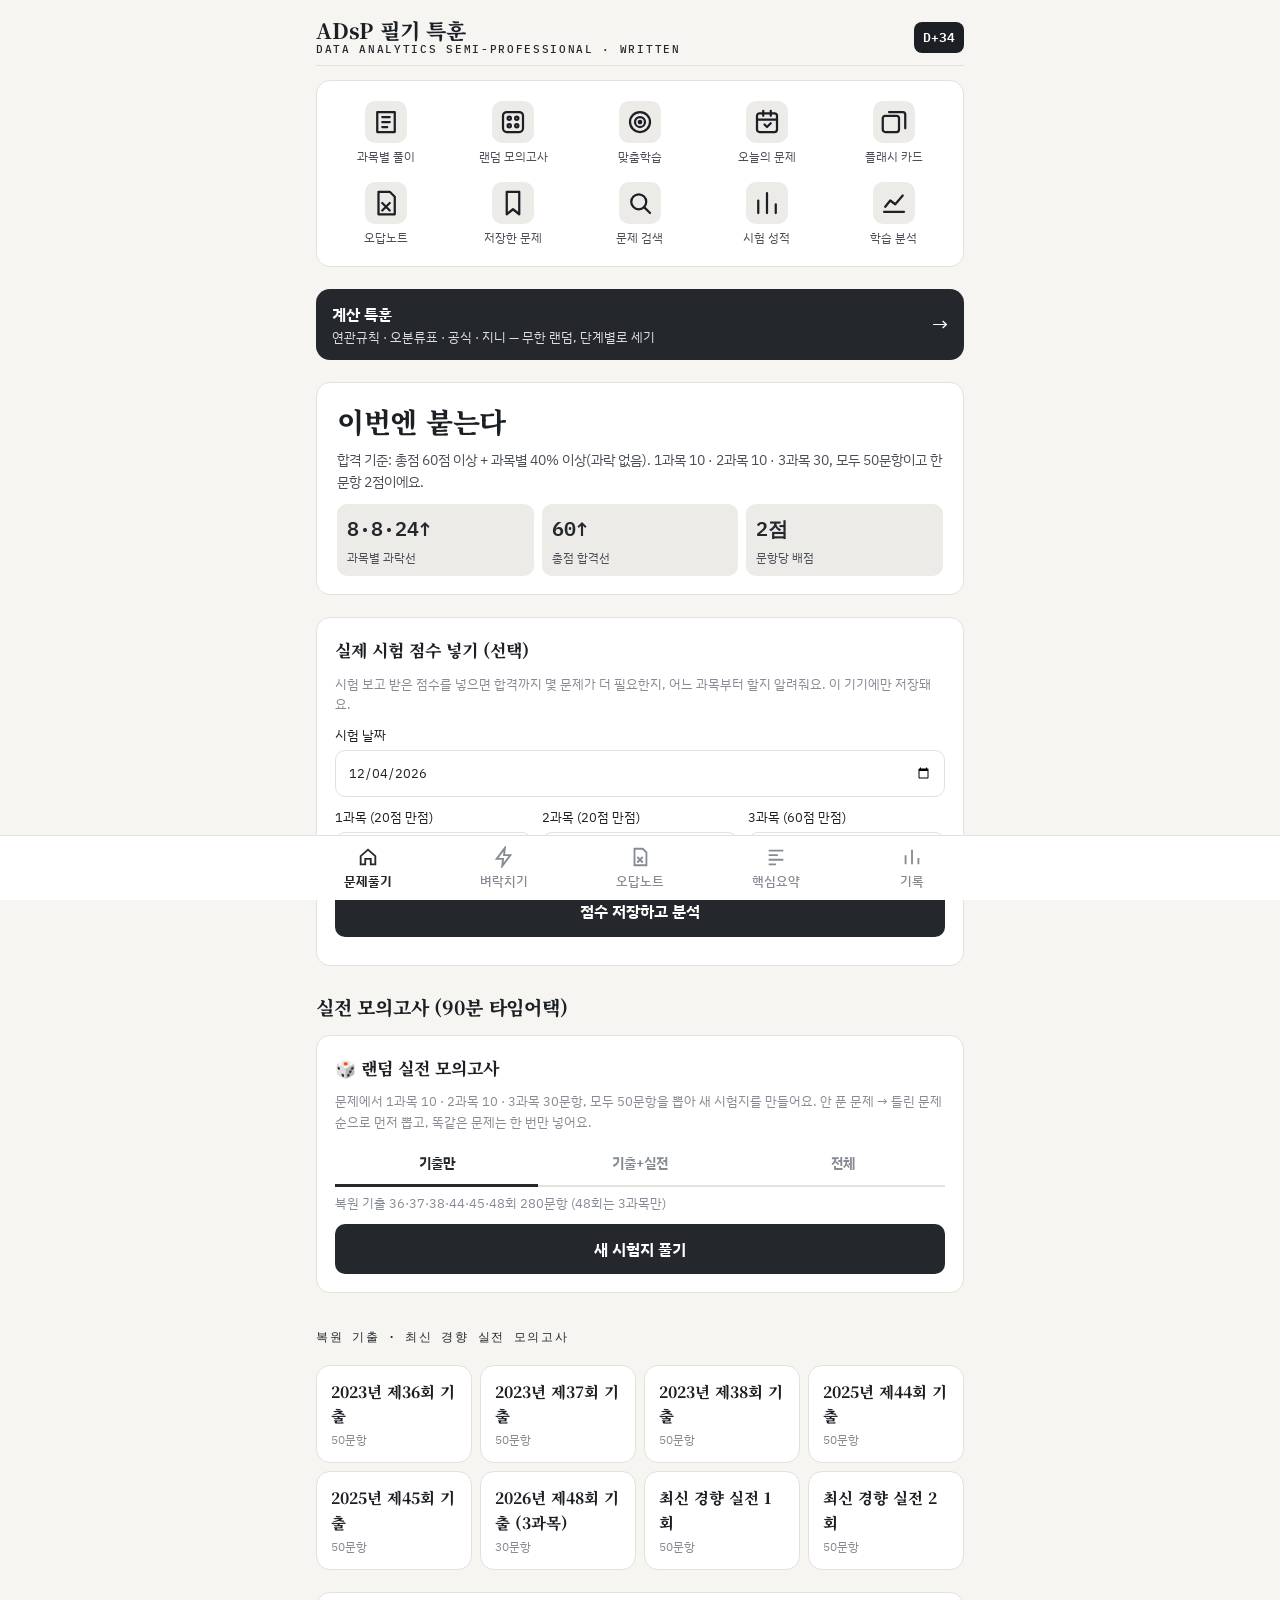
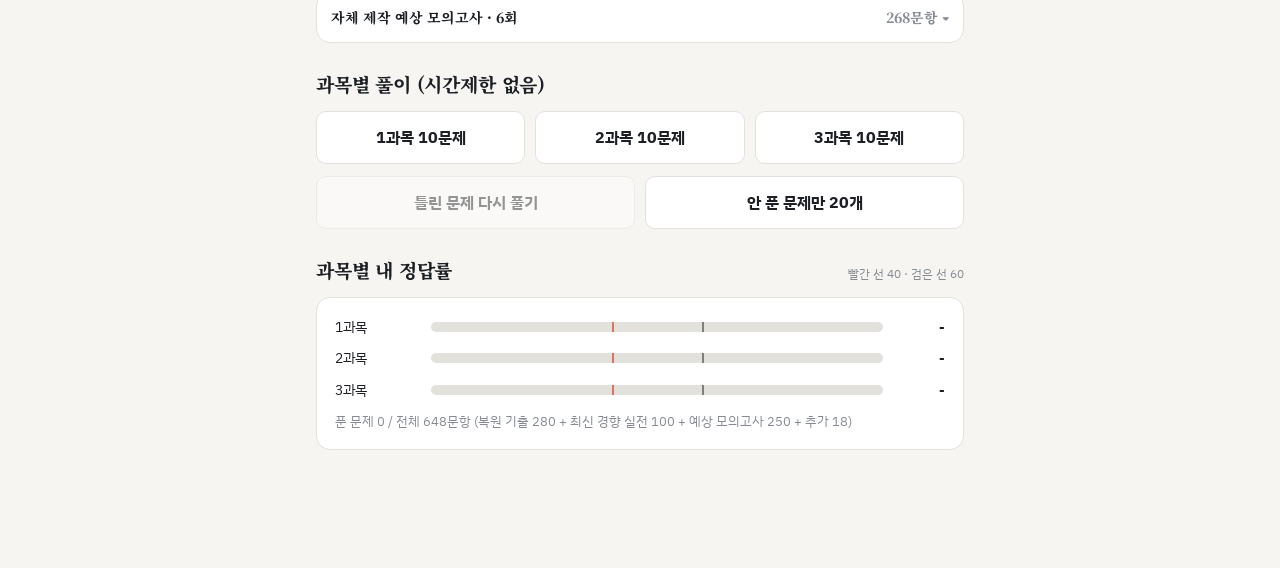
<file: index.html>
<!DOCTYPE html>
<html lang="ko" data-theme="light">
<head>
<meta charset="utf-8">
<meta name="viewport" content="width=device-width, initial-scale=1, viewport-fit=cover">
<meta name="color-scheme" content="light">
<meta name="author" content="HAE">
<title>ADsP 필기 특훈</title>
<link rel="preconnect" href="https://fonts.googleapis.com">
<link rel="preconnect" href="https://fonts.gstatic.com" crossorigin>
<link rel="stylesheet" href="https://fonts.googleapis.com/css2?family=IBM+Plex+Mono:wght@500;600&family=IBM+Plex+Sans+KR:wght@400;500;700&family=Noto+Serif+KR:wght@700;800&display=swap">
<link rel="stylesheet" href="css/style.css">
</head>
<body>
<div class="app" id="app"></div>
<nav class="nav" id="nav"><div class="in">
  <button data-tab="home"><svg viewBox="0 0 24 24" fill="none" stroke="currentColor" stroke-width="2"><path d="M4 11l8-7 8 7v9h-5v-6H9v6H4z"/></svg>문제풀기</button>
  <button data-tab="cram"><svg viewBox="0 0 24 24" fill="none" stroke="currentColor" stroke-width="2"><path d="M13 2L4 14h7l-1 8 9-12h-7z"/></svg>벼락치기</button>
  <button data-tab="notes"><svg viewBox="0 0 24 24" fill="none" stroke="currentColor" stroke-width="2"><path d="M6 3h9l4 4v14H6z"/><path d="M9 12l6 6M15 12l-6 6"/></svg>오답노트</button>
  <button data-tab="sum"><svg viewBox="0 0 24 24" fill="none" stroke="currentColor" stroke-width="2"><path d="M4 5h16M4 10h10M4 15h16M4 20h8"/></svg>핵심요약</button>
  <button data-tab="rec"><svg viewBox="0 0 24 24" fill="none" stroke="currentColor" stroke-width="2"><path d="M5 20V10M12 20V4M19 20v-7"/></svg>기록</button>
</div></nav>
<div id="modal"></div>
<script src="data/exam.js"></script>
<script src="data/questions.js"></script>
<script src="data/images.js"></script>
<script src="data/summary.js"></script>
<script src="js/app.js"></script>
</body>
</html>
</file>
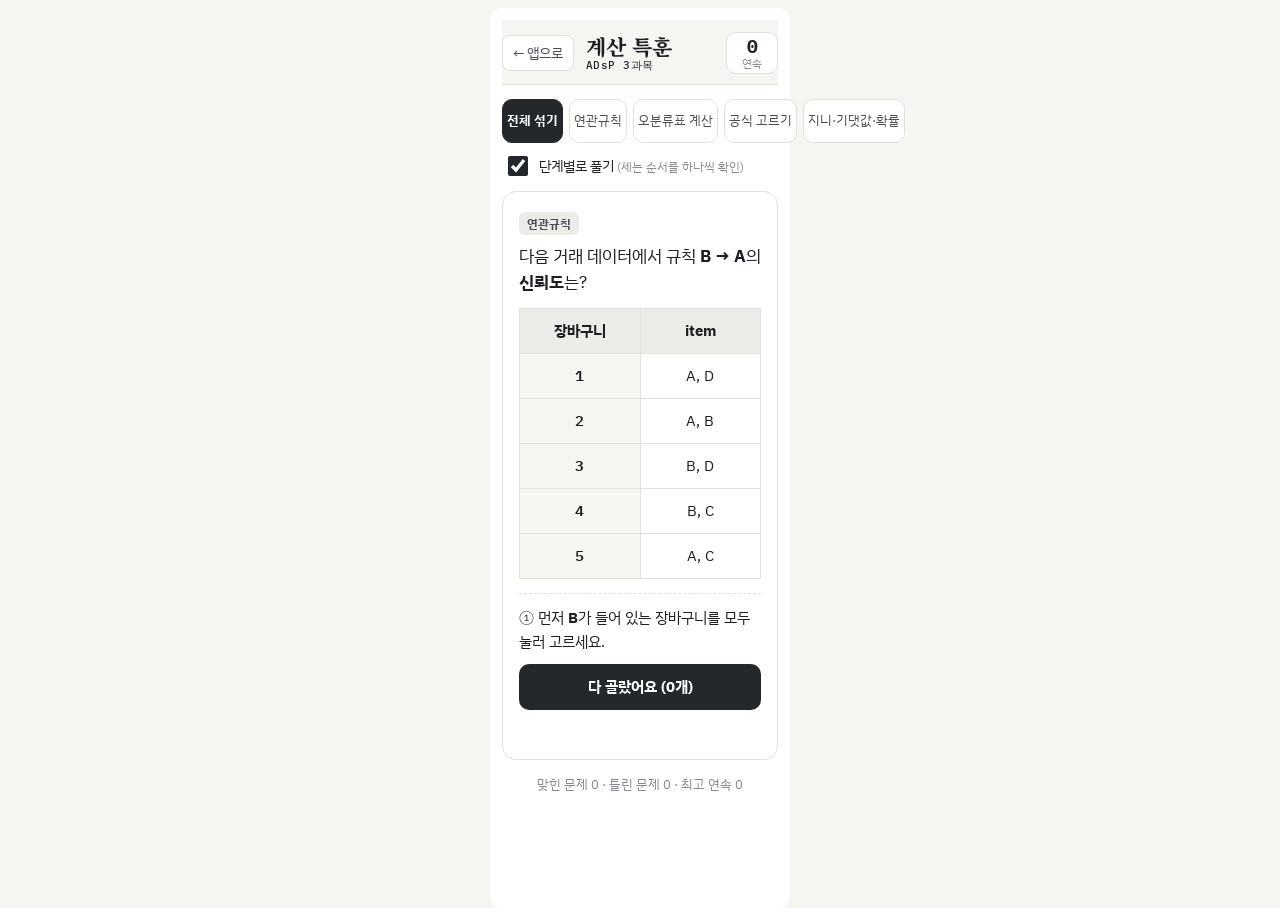
<file: calc.html>
<!DOCTYPE html>
<html lang="ko" data-theme="light">
<head>
<meta charset="utf-8">
<meta name="viewport" content="width=device-width, initial-scale=1, viewport-fit=cover">
<meta name="color-scheme" content="light">
<meta name="author" content="HAE">
<title>ADsP 계산 특훈</title>
<link rel="preconnect" href="https://fonts.googleapis.com">
<link rel="preconnect" href="https://fonts.gstatic.com" crossorigin>
<link rel="stylesheet" href="https://fonts.googleapis.com/css2?family=IBM+Plex+Mono:wght@500;600&family=IBM+Plex+Sans+KR:wght@400;500;700&family=Noto+Serif+KR:wght@700;800&display=swap">
<link rel="stylesheet" href="css/style.css">
<link rel="stylesheet" href="css/calc.css">
</head>
<body>
<main class="app calc" id="c"></main>
<script src="js/calc.js"></script>
</body>
</html>
</file>
<file: css/style.css>
:root{
  --bg:#F6F5F2; --paper:#FFFFFF; --ink:#1C1F24; --ink2:#4A4F57; --ink3:#868B93; --line:#E3E1DC;
  --accent:#24272C; --accent-soft:#ECEBE8; --on-accent:#FFFFFF; --ok:#1F7A55; --ok-soft:#E1F1E8; --bad:#D4492B; --bad-soft:#FBE6DF;
  --mark:#FFE36E; --mark-ink:#3A3000; --warn:#B7791F;
  --ch2:#E08A2E; --ch3:#1F9E86; --ch4:#8E5BC4;
  --f-body:"IBM Plex Sans KR","Apple SD Gothic Neo","Malgun Gothic",system-ui,sans-serif;
  --f-disp:"Noto Serif KR","Noto Serif CJK KR","Nanum Myeongjo",serif;
  --f-serif:"Noto Serif KR","Noto Serif CJK KR","Nanum Myeongjo",serif;
  --f-mono:"IBM Plex Mono",ui-monospace,Consolas,monospace;
  --r:10px;
}
@media (prefers-color-scheme: dark){:root:not([data-theme="light"]){
  color-scheme:dark;
  --bg:#151517; --paper:#1F1F23; --ink:#ECEAE6; --ink2:#B5B1AA; --ink3:#86827C; --line:#34333A;
  --accent:#E8E6E2; --accent-soft:#2C2C31; --on-accent:#151517; --ok:#5CC796; --ok-soft:#173528; --bad:#F38B6F; --bad-soft:#3E2219;
  --mark:#E8CB45; --mark-ink:#1E1900; --warn:#E0A54A;
  --ch2:#F0A451; --ch3:#3CC4A8; --ch4:#B48AE6;
}}
:root[data-theme="dark"]{
  color-scheme:dark;
  --bg:#151517; --paper:#1F1F23; --ink:#ECEAE6; --ink2:#B5B1AA; --ink3:#86827C; --line:#34333A;
  --accent:#E8E6E2; --accent-soft:#2C2C31; --on-accent:#151517; --ok:#5CC796; --ok-soft:#173528; --bad:#F38B6F; --bad-soft:#3E2219;
  --mark:#E8CB45; --mark-ink:#1E1900; --warn:#E0A54A;
  --ch2:#F0A451; --ch3:#3CC4A8; --ch4:#B48AE6;
}
*{box-sizing:border-box}
html,body{height:100%}
html{touch-action:manipulation;-webkit-text-size-adjust:100%}
body{background:var(--bg);color:var(--ink);font-family:var(--f-body);font-size:15.5px;line-height:1.6;-webkit-tap-highlight-color:transparent}
button{font:inherit;color:inherit;cursor:pointer}
button:focus-visible,input:focus-visible,select:focus-visible{outline:2px solid var(--accent);outline-offset:2px}
.app{max-width:680px;margin:0 auto;padding-inline:16px;padding-block:0 96px;min-height:100%}
h1,h2,h3{text-wrap:balance;margin:0}
.muted{color:var(--ink3)}
.tabnum{font-variant-numeric:tabular-nums}

/* top bar */
.top{position:sticky;top:env(safe-area-inset-top,0px);z-index:5;background:var(--bg);display:flex;align-items:center;gap:10px;padding-block:12px 10px;border-bottom:1px solid var(--line);margin-bottom:14px}
.brand{font-family:var(--f-disp);font-size:21px;letter-spacing:.5px;line-height:1}
.brand small{display:block;font-family:var(--f-body);font-size:11.5px;letter-spacing:.08em;color:var(--ink3);margin-top:3px;font-weight:500}
.top .sp{flex:1}
.timer{font-family:var(--f-mono);font-weight:600;font-size:20px;padding:4px 10px;border-radius:8px;background:var(--paper);border:1px solid var(--line)}
.timer.up::before{content:'⏱ ';font-size:.8em}
.timer.low{color:var(--bad);border-color:var(--bad)}
.iconbtn{border:1px solid var(--line);background:var(--paper);border-radius:8px;padding:6px 10px;font-size:13.5px}

/* bottom nav */
.nav{position:fixed;left:0;right:0;bottom:0;z-index:6;background:var(--paper);border-top:1px solid var(--line);padding-bottom:env(safe-area-inset-bottom,0px)}
.nav .in{max-width:680px;margin:0 auto;display:grid;grid-template-columns:repeat(5,1fr)}
.nav button{border:0;background:none;padding:10px 4px 9px;font-size:12.5px;color:var(--ink3);display:flex;flex-direction:column;align-items:center;gap:3px;font-weight:500}
.nav button svg{width:22px;height:22px}
.nav button.on{color:var(--accent)}
.nav .badge{position:absolute;margin-left:22px;margin-top:-4px;background:var(--bad);color:#fff;font-size:10.5px;border-radius:9px;padding:0 5px;line-height:16px}

/* generic blocks */
.sec{display:flex;flex-direction:column;gap:12px;margin-bottom:22px}
.sech{display:flex;align-items:baseline;justify-content:space-between;gap:8px}
.sech h2{font-size:16px;font-weight:700}
.panel{background:var(--paper);border:1px solid var(--line);border-radius:var(--r);padding:14px}
.btn{border:0;border-radius:10px;padding:13px 16px;font-weight:700;background:var(--accent);color:var(--on-accent);font-size:15.5px}
.btn.ghost{background:var(--paper);color:var(--ink);border:1px solid var(--line)}
.btn.bad{background:var(--bad)}
.btn:disabled{opacity:.45}
.row{display:flex;gap:10px;flex-wrap:wrap}
.row>.btn{flex:1 1 140px}
.chip{display:inline-flex;align-items:center;gap:4px;font-size:12px;font-weight:700;padding:2px 8px;border-radius:99px;background:var(--accent-soft);color:var(--accent);letter-spacing:.02em;white-space:nowrap}

/* home */
.hero{background:var(--ink);color:var(--bg);border-radius:14px;padding:18px 18px 16px;display:flex;flex-direction:column;gap:10px}
.hero h1{font-family:var(--f-disp);font-weight:400;font-size:26px;line-height:1.2;letter-spacing:.3px}
.hero p{margin:0;font-size:14px;opacity:.82}
.rule{display:grid;grid-template-columns:repeat(3,1fr);gap:8px}
.rule div{background:color-mix(in srgb,var(--bg) 12%,transparent);border-radius:8px;padding:8px 10px}
.rule b{display:block;font-family:var(--f-disp);font-weight:400;font-size:20px}
.rule span{font-size:11.5px;opacity:.8}
.bars{display:flex;flex-direction:column;gap:10px}
.bar{display:grid;grid-template-columns:86px 1fr 52px;align-items:center;gap:10px;font-size:13.5px}
.bar .tr{height:10px;border-radius:5px;background:var(--line);position:relative;overflow:hidden}
.bar .tr i{position:absolute;inset:0 auto 0 0;border-radius:5px;background:var(--accent)}
.bar .tr .l40{position:absolute;left:40%;top:-2px;bottom:-2px;width:2px;background:var(--bad);opacity:.7}
.bar .tr .l60{position:absolute;left:60%;top:-2px;bottom:-2px;width:2px;background:var(--ink);opacity:.5}
.bar b{text-align:right;font-variant-numeric:tabular-nums}
.sets{display:grid;grid-template-columns:repeat(auto-fill,minmax(150px,1fr));gap:8px}
.setbtn{text-align:left;border:1px solid var(--line);background:var(--paper);border-radius:10px;padding:11px 12px;display:flex;flex-direction:column;gap:2px}
.setbtn b{font-size:15px}
.setbtn span{font-size:12px;color:var(--ink3)}
.setbtn.done{border-color:var(--ok)}
.setbtn.done span{color:var(--ok)}
.seg{display:flex;background:var(--paper);border:1px solid var(--line);border-radius:10px;padding:3px;gap:3px}
.seg button{flex:1;border:0;background:none;border-radius:8px;padding:8px 6px;font-size:13.5px;font-weight:500;color:var(--ink2)}
.seg button.on{background:var(--accent);color:#fff}
.hint{font-size:13px;color:var(--ink3);margin:0}
.resume{border:2px solid var(--accent);background:var(--accent-soft)}

/* quiz */
.randp{margin-bottom:12px}.csel{display:flex;gap:6px;margin-bottom:8px}.csel select{flex:1;min-width:0;padding:10px 10px;border-radius:10px;border:1px solid var(--line);background:var(--paper);color:var(--ink);font:inherit;font-size:14.5px;font-weight:600}.rpick{display:flex;gap:6px;align-items:center;flex-wrap:wrap;margin:2px 0 8px}.rpick select{flex:1;min-width:160px;padding:8px;border-radius:8px;border:1px solid var(--line);background:var(--paper);color:var(--ink);font:inherit;font-size:14px}.rlist{display:flex;flex-direction:column;gap:6px;margin-top:4px}
.ritem{display:flex;align-items:center;gap:6px;border:1px solid var(--line);border-radius:10px;padding:8px 10px;background:var(--bg)}
.ritem>div{flex:1;display:flex;flex-direction:column}.ritem b{font-size:14px}.ritem span{font-size:12px;color:var(--ink3)}
.ritem .iconbtn{padding:6px 9px;font-size:12.5px}
.obchip{font-size:11px;font-weight:700;color:var(--warn);border:1px solid var(--warn);border-radius:20px;padding:1px 7px}
.oldsets{margin-top:10px}.oldsets summary{cursor:pointer;font-weight:700;font-size:14px;padding:10px 12px;border:1px solid var(--line);border-radius:10px;background:var(--paper);list-style:none;display:flex;justify-content:space-between}
.oldsets summary::-webkit-details-marker{display:none}.oldsets[open] summary{margin-bottom:8px}
.yr{font-size:12px;font-weight:700;color:var(--ink3);margin:10px 0 6px}
/* ---- CBT ---- */
body.cbton{background:#DCE3EC}
body.cbton .app{max-width:none;padding:0}
.cbt{--cb:#1F3B6E;--cb2:#2E5AA8;font-family:var(--f-sans);color:#1A1F27;min-height:100vh;display:flex;flex-direction:column}
.cbt-h{background:var(--cb);color:#fff;display:flex;flex-wrap:wrap;align-items:center;gap:6px 12px;padding:8px 12px;position:sticky;top:0;z-index:5}
.cbt-h .tt{font-weight:800;font-size:15px;letter-spacing:-.01em}
.cbt-h .tt small{display:block;font-weight:500;font-size:11px;opacity:.75}
.cbt-h .grp{display:flex;align-items:center;gap:4px;font-size:12px}
.cbt-h .grp button{background:#fff;color:var(--cb);border:0;border-radius:4px;font-size:12px;font-weight:700;padding:4px 7px;min-width:34px}
.cbt-h .grp button.on{background:#FFD54A;color:#1A1F27}
.cbt-h .cnt{display:flex;gap:10px;font-size:12px}.cbt-h .cnt b{font-size:15px;font-family:var(--f-mono)}
.cbt-h .clock{margin-left:auto;background:#0E2246;border-radius:6px;padding:4px 10px;text-align:center;font-size:11px}
.cbt-h .clock b{display:block;font-family:var(--f-mono);font-size:18px;color:#FFD54A}
.cbt-h .clock.low b{color:#FF8A80}
.cbt-body{flex:1;display:flex;gap:10px;padding:10px;align-items:flex-start}
.cbt-main{flex:1;min-width:0;background:#fff;border:1px solid #B9C4D3;border-radius:6px;padding:14px 14px 6px}
.cbt-q{padding:4px 0 16px;border-bottom:1px dashed #C9D2DE;margin-bottom:14px;font-size:calc(15px*var(--fs,1));line-height:1.65}
.cbt-q:last-child{border-bottom:0}
.cbt-q .qt{font-weight:700;display:flex;gap:6px;word-break:keep-all;overflow-wrap:anywhere}
.cbt-q .qt .no{color:var(--cb2);flex:none}
.cbt-q img{max-width:100%;border:1px solid #D5DCE6;margin:8px 0;display:block}
.cbt-q ol{list-style:none;margin:8px 0 0;padding:0;display:flex;flex-direction:column;gap:2px}
.cbt-q li button{width:100%;text-align:left;background:none;border:0;border-radius:6px;padding:7px 8px;display:flex;gap:8px;font:inherit;color:inherit;touch-action:manipulation;word-break:keep-all;overflow-wrap:anywhere}
.cbt-q li button .m{flex:none;width:1.5em;height:1.5em;border-radius:50%;border:1.5px solid #8796AB;display:inline-flex;align-items:center;justify-content:center;font-size:.8em;font-weight:700;color:#5B6B80;margin-top:.1em}
.cbt-q li button.on{background:#E6EEFB}.cbt-q li button.on .m{background:var(--cb2);border-color:var(--cb2);color:#fff}
.cbt-side{width:236px;flex:none;background:#fff;border:1px solid #B9C4D3;border-radius:6px;position:sticky;top:76px;max-height:calc(100vh - 150px);display:flex;flex-direction:column}
.cbt-side h3{margin:0;background:var(--cb);color:#fff;font-size:13px;text-align:center;padding:7px;border-radius:5px 5px 0 0}
.cbt-omr{overflow:auto;padding:4px 6px}
.cbt-omr .r{display:flex;align-items:center;gap:3px;padding:2px 0;border-bottom:1px solid #EEF1F5}
.cbt-omr .r.cur{background:#FFF6D6}
.cbt-omr .r>b{width:26px;font-family:var(--f-mono);font-size:12px;text-align:right;padding-right:4px;color:#46546A;cursor:pointer}
.cbt-omr .r button{flex:1;height:24px;border:1.4px solid #8796AB;border-radius:50%;background:#fff;font-size:11px;padding:0;color:#5B6B80;max-width:28px;touch-action:manipulation}
.cbt-omr .r button.on{background:#1A1F27;border-color:#1A1F27;color:#fff}
.cbt-f{position:sticky;bottom:0;background:#C7D1DE;border-top:1px solid #9FADBF;display:flex;gap:6px;padding:8px 10px calc(8px + env(safe-area-inset-bottom));flex-wrap:wrap;z-index:5}
.cbt-f button{background:#fff;border:1px solid #8796AB;border-radius:5px;padding:9px 10px;font-size:13px;font-weight:700;color:#1F3B6E;touch-action:manipulation}
.cbt-f .sp{flex:1}
.cbt-f .sub{background:var(--cb);color:#fff;border-color:var(--cb)}
.cbt-f .omrbtn{display:none}
.cbt-pg{font-family:var(--f-mono);font-size:13px;align-self:center;color:#1F3B6E}
.cbt-f .mclock{display:none;font-family:var(--f-mono);font-weight:700;color:#1F3B6E;align-self:center;font-size:15px}
.cbt-f .mclock.low{color:#C62828}
@media (max-width:820px){.cbt-side{display:none}.cbt-f .omrbtn{display:inline-block}.cbt-body{padding:8px}
.cbt-h{position:static;padding:8px 10px;gap:6px 10px}.cbt-h .tt{width:100%}.cbt-h .grp button{padding:3px 5px;min-width:0;font-size:11px}
.cbt-h .clock{margin-left:auto;padding:2px 8px}.cbt-h .clock b{font-size:15px}
.cbt-f{gap:5px;padding:6px 8px calc(6px + env(safe-area-inset-bottom))}.cbt-f button{padding:8px 8px;font-size:12.5px}.cbt-f .mclock{display:inline-block}.cbt-f #cExit{display:none}}
.cbt-sheet{min-height:0!important}.cbt-sheet .cbt-omr{max-height:70vh;overflow:auto}
#cExit2{display:none}@media (max-width:820px){#cExit2{display:inline-block}}
.cbt-sheet{background:#fff;width:min(420px,100%);border-radius:12px 12px 0 0;padding:0 0 10px}
.calc{background:#fff;border-radius:12px;padding:12px;width:min(300px,92vw);margin:auto}
.calc .scr{font-family:var(--f-mono);font-size:22px;text-align:right;border:1px solid #B9C4D3;border-radius:6px;padding:8px;margin-bottom:8px;overflow:hidden;white-space:nowrap}
.calc .k{display:grid;grid-template-columns:repeat(4,1fr);gap:6px}.calc .k button{padding:12px 0;border:1px solid #B9C4D3;border-radius:6px;background:#F3F6FA;font-size:16px;font-weight:700}
.qhead{display:flex;align-items:center;gap:8px;flex-wrap:wrap;margin-bottom:8px}
.qnum{font-family:var(--f-disp);font-size:24px;line-height:1}
.qmeta{font-size:12.5px;color:var(--ink3)}
.progress{height:4px;background:var(--line);border-radius:2px;margin-bottom:14px;overflow:hidden}
.progress i{display:block;height:100%;background:var(--accent)}
.stem{font-size:16.5px;font-weight:500;white-space:pre-wrap;word-break:keep-all;overflow-wrap:anywhere;margin:0 0 12px}
.figwait{font-size:13px;color:var(--ink3);padding:20px;text-align:center;border:1px dashed var(--line);border-radius:8px;margin:0 0 12px}
.qimg{display:block;width:auto;max-width:100%;padding:4px;border:1px solid var(--line);border-radius:8px;background:#fff;margin:0 0 12px}
.opts{display:flex;flex-direction:column;gap:8px}
.opt{-webkit-user-select:none;user-select:none;touch-action:manipulation;cursor:pointer;display:grid;grid-template-columns:30px 1fr;gap:6px;align-items:start;text-align:left;border:1.5px solid var(--line);background:var(--paper);border-radius:10px;padding:12px 12px;font-size:15px;word-break:keep-all;overflow-wrap:anywhere}
.opt .n{font-family:var(--f-mono);font-weight:600;width:24px;height:24px;border-radius:50%;border:1.5px solid var(--ink3);display:grid;place-items:center;font-size:13px;line-height:1}
.opt.sel{border-color:var(--accent);background:var(--accent-soft)}
.opt.sel .n{background:var(--accent);border-color:var(--accent);color:var(--on-accent)}
.opt.right{border-color:var(--ok);background:var(--ok-soft)}
.opt.right .n{background:var(--ok);border-color:var(--ok);color:#fff}
.opt.wrong{border-color:var(--bad);background:var(--bad-soft)}
.opt.wrong .n{background:var(--bad);border-color:var(--bad);color:#fff}
.opt:disabled{cursor:default;color:var(--ink)}
.opt:not(:disabled):active{border-color:var(--accent);background:var(--accent-soft)}
.qnav{display:grid;grid-template-columns:auto 1fr 1fr;gap:8px;margin-top:16px}
.qnav .btn{padding:13px 10px}
.verdict{margin-top:14px;border-radius:10px;padding:14px;border:1px solid var(--line);background:var(--paper);display:flex;flex-direction:column;gap:10px}
.verdict .vt{font-weight:700;font-size:16px;display:flex;align-items:center;gap:8px}
.verdict.ok .vt{color:var(--ok)}.verdict.no .vt{color:var(--bad)}
.why{font-size:14.5px;white-space:pre-wrap;word-break:keep-all;overflow-wrap:anywhere;color:var(--ink)}
.why .lbl,.tip .lbl{display:block;font-size:11.5px;font-weight:700;letter-spacing:.08em;color:var(--ink3);margin-bottom:3px}
.tip{font-size:14px;border-radius:8px;padding:10px 12px;background:var(--bg)}
.tip mark{background:var(--mark);color:var(--mark-ink);padding:0 2px;border-radius:2px;box-decoration-break:clone;-webkit-box-decoration-break:clone}
.mine{font-size:13.5px;display:flex;gap:10px;flex-wrap:wrap}
.mine span b{font-weight:700}
.mine .x{color:var(--bad)}.mine .o{color:var(--ok)}
.flag.on{color:var(--warn);border-color:var(--warn)}

/* OMR sheet */
.pick2{display:grid;grid-template-columns:1fr 1fr;gap:8px}.pick2 button{border:1px solid var(--line);background:var(--paper);border-radius:12px;padding:14px 10px;display:flex;flex-direction:column;gap:4px;text-align:left;font:inherit;color:var(--ink)}.pick2 button b{font-size:15px}.pick2 button span{font-size:12px;color:var(--ink3)}.pick2 button.on{border:2px solid var(--ink)}
@media (max-width:380px){.pick2{grid-template-columns:1fr}}
.sheetbg.center{align-items:center;padding:16px}.sheetbg.center .sheet{border-radius:16px;max-width:420px}
.sheetbg{position:fixed;inset:0;background:rgba(10,14,20,.45);z-index:20;display:flex;align-items:flex-end;justify-content:center}
.sheet{background:var(--paper);width:100%;max-width:680px;max-height:82%;overflow:auto;border-radius:16px 16px 0 0;padding:16px 16px calc(16px + env(safe-area-inset-bottom,0px));display:flex;flex-direction:column;gap:12px}
.omr{display:grid;grid-template-columns:repeat(10,1fr);gap:6px}
.omr button{aspect-ratio:1;max-width:100%;border:1.5px solid var(--line);background:var(--bg);border-radius:50%;font-family:var(--f-mono);font-size:12px;font-weight:600;padding:0}
.omr button.ans{background:var(--accent-soft);border-color:var(--accent)}
.omr button.r{background:var(--ok);border-color:var(--ok);color:#fff}
.omr button.w{background:var(--bad);border-color:var(--bad);color:#fff}
.omr button.cur{outline:2px solid var(--ink);outline-offset:1px}
.omr button.fl{box-shadow:inset 0 -4px 0 var(--warn)}
.legend{display:flex;gap:12px;flex-wrap:wrap;font-size:12px;color:var(--ink3)}
.legend i{display:inline-block;width:10px;height:10px;border-radius:50%;margin-right:4px;vertical-align:-1px}

/* result (성적표) */
.card-score{background:var(--paper);border:1px solid var(--line);border-radius:12px;overflow:hidden}
.card-score .ttl{padding:14px 14px 10px;display:flex;justify-content:space-between;align-items:baseline;gap:8px;flex-wrap:wrap;border-bottom:2px solid var(--ink)}
.card-score .ttl h2{font-size:17px}
.card-score+.card-score,.card-score+.panel{margin-top:0}
.scoretbl{width:100%;border-collapse:collapse;font-variant-numeric:tabular-nums;font-size:14px}
.scoretbl th{font-size:12px;color:var(--ink3);font-weight:500;padding:8px 4px;border-bottom:1px solid var(--line)}
.scoretbl td{text-align:center;padding:10px 4px;font-weight:700;font-size:16px}
.scoretbl td.fail{color:var(--bad)}
.passbox{display:flex;align-items:center;justify-content:space-between;padding:14px;gap:12px;border-top:1px solid var(--line)}
.stamp{white-space:nowrap;font-family:var(--f-disp);font-size:26px;padding:2px 14px;border:3px solid currentColor;border-radius:8px;transform:rotate(-4deg);line-height:1.3}
.stamp.p{color:var(--ok)}.stamp.f{color:var(--bad)}
.avg{font-family:var(--f-disp);font-size:36px;line-height:1}
.avg small{font-family:var(--f-body);font-size:13px;color:var(--ink3);margin-left:4px}

/* list rows */
.qrow{display:flex;gap:10px;align-items:flex-start;text-align:left;border:1px solid var(--line);background:var(--paper);border-radius:10px;padding:11px 12px;width:100%}
.qrow .no{font-family:var(--f-mono);font-weight:600;font-size:13px;color:var(--bad);min-width:30px}
.qrow .tx{flex:1;font-size:14px;word-break:keep-all;overflow-wrap:anywhere;display:-webkit-box;-webkit-line-clamp:2;-webkit-box-orient:vertical;overflow:hidden}
.qrow .cnt{font-size:12px;color:var(--ink3);white-space:nowrap}
details.grp{background:var(--paper);border:1px solid var(--line);border-radius:10px}
details.grp>summary{list-style:none;padding:12px 14px;display:flex;justify-content:space-between;gap:8px;align-items:center;cursor:pointer;font-weight:700;font-size:14.5px}
details.grp>summary::-webkit-details-marker{display:none}
details.grp>summary .c{font-size:12px;background:var(--bad-soft);color:var(--bad);border-radius:99px;padding:1px 9px;white-space:nowrap}
details.grp .body{padding:0 12px 12px;display:flex;flex-direction:column;gap:10px}
.note{border-top:1px dashed var(--line);padding-top:10px;display:flex;flex-direction:column;gap:8px}
.note .q{font-size:14.5px;font-weight:500;white-space:pre-wrap;word-break:keep-all;overflow-wrap:anywhere}
.note .meta{display:flex;gap:6px;flex-wrap:wrap;align-items:center;font-size:12px;color:var(--ink3)}

/* summary */
.cgal{border:1px solid var(--line);border-radius:12px;overflow:hidden}
.cgal-h{background:var(--accent-soft);font-weight:700;font-size:14px;padding:10px 14px;display:flex;justify-content:space-between}.cgal-h span{color:var(--ink3);font-weight:500;font-size:12.5px}
.cgal-g{display:grid;grid-template-columns:repeat(2,1fr)}
.cgal-g figure{margin:0;display:grid;grid-template-columns:76px 1fr;gap:10px;align-items:center;padding:10px 12px;border-top:1px solid var(--line)}
.cgal-g figure:nth-child(odd){border-right:1px solid var(--line)}
.cgal-g svg{width:76px;height:auto;background:var(--bg);border-radius:6px}
.cgal-g figcaption{font-size:13px;line-height:1.45;color:var(--ink2);word-break:keep-all}
.cgal-g figcaption b{display:block;color:var(--ink);font-size:14px;margin-bottom:1px}
@media (max-width:520px){.cgal-g{grid-template-columns:1fr}.cgal-g figure:nth-child(odd){border-right:0}}
.cgal .ax{fill:none;stroke:var(--ink3);stroke-width:1.2}.cgal .a{fill:var(--ink2)}.cgal .b{fill:#9A9A9A}.cgal .c{fill:#C4C4C4}.cgal .d{fill:#6B6B6B}.cgal .e{fill:var(--bad)}
.cgal .ao{fill:var(--ink2);opacity:.7}.cgal .bo{fill:#9A9A9A;opacity:.7}.cgal .co{fill:#C4C4C4;opacity:.8}
.cgal .ra{fill:var(--ink2);fill-opacity:.3;stroke:var(--ink2);stroke-width:1.5}.cgal .rb{fill:#9A9A9A;fill-opacity:.3;stroke:#9A9A9A;stroke-width:1.5}
.cgal .ln{fill:none;stroke:var(--ink2);stroke-width:2.2}.cgal .ln3{fill:none;stroke:#9A9A9A;stroke-width:2.2}.cgal .ln2{stroke:var(--ink2);stroke-width:1.3}.cgal .md{stroke:var(--paper);stroke-width:2}
.cgal .gr{fill:none;stroke:var(--line);stroke-width:1}.cgal .mesh{stroke:var(--paper);stroke-width:.8;opacity:.6}
.cgal .ka,.cgal .kb,.cgal .kc,.cgal .kd{fill:none}.cgal .ka{stroke:var(--ink2)}.cgal .kb{stroke:#9A9A9A}.cgal .kc{stroke:#C4C4C4}.cgal .kd{stroke:#6B6B6B}
.iconbtn{white-space:nowrap}
.top .iconbtn{padding:6px 9px}
@media(max-width:480px){.top{gap:6px}.top .iconbtn{padding:6px 8px;font-size:12.5px}.top .timer{font-size:16px;padding:4px 7px}}
.pp-brand,.pp-sw{white-space:nowrap}
.bub{display:inline-grid;place-items:center;flex:none;box-sizing:border-box;width:1.32em;height:1.32em;margin-top:.12em;border:1.5px solid #1C1F24;border-radius:50%;background:#fff;color:#1C1F24;font:600 .78em/1 var(--f-mono)}
.pp-q li button.on .bub,.cp-o.on .bub{background:#1C1F24;color:#fff}
.pp-q li button.tn .bub{background:#2F6FD6;border-color:#2F6FD6;color:#fff}
.pp-q li button.on.tn .bub{background:#1C1F24;border-color:#1C1F24}
.pr button,.pr span{display:inline-grid;place-items:center;box-sizing:border-box;width:22px;height:22px;margin:1px 2px;padding:0;border:1.5px solid #1C1F24;border-radius:50%;background:#fff;color:#1C1F24;font:600 12px/1 var(--f-mono);touch-action:manipulation;cursor:pointer}
.pr span{border-color:#C9C6C0;color:#B5B1AA;cursor:default}
.pr button.on,.pr span.on{background:#1C1F24;border-color:#1C1F24;color:#fff}
.pr button.tn{background:#2F6FD6;border-color:#2F6FD6;color:#fff}
.pr button.on.tn{background:#1C1F24;border-color:#1C1F24}
.leftnums button.tn{border-color:#2F6FD6;color:#2F6FD6;font-weight:700}
.pp-tip{font-family:var(--f-body);font-size:11.5px;color:#6B6862;margin:-2px 0 6px;display:flex;align-items:center;gap:5px}.pp-tip i{width:11px;height:11px;border-radius:50%;background:#2F6FD6}
.pp-q li button,.pr button{-webkit-touch-callout:none;-webkit-user-select:none;user-select:none}
.leftbox .leftnums{display:flex;flex-wrap:wrap;gap:6px;max-height:160px;overflow:auto;margin:4px 0 2px}
.leftnums button{min-width:40px;padding:6px 8px;border:1px solid var(--line);border-radius:8px;background:var(--paper);font-family:var(--f-mono);font-size:13.5px;color:var(--ink)}
.savechip{font-size:11.5px;color:var(--ink3);white-space:nowrap}.savechip:empty{display:none}.savechip.err{color:var(--bad)}
.lockp{display:flex;flex-direction:column;align-items:center;text-align:center;gap:8px;padding:34px 20px;max-width:440px;margin:24px auto 0}
.lk-ic{width:46px;height:46px;border-radius:50%;border:1px solid var(--line);display:grid;place-items:center;color:var(--ink);margin-bottom:4px}.lk-ic svg{width:22px;height:22px}
.lockp form{display:flex;gap:8px;width:100%;margin-top:10px}.lockp input{flex:1;min-width:0;font:inherit;font-size:15px;padding:11px 12px;border:1px solid var(--line);border-radius:10px;background:var(--paper);color:var(--ink)}
.lockp input:focus{outline:2px solid var(--ink);outline-offset:1px}.lockp .btn{flex:0 0 auto;width:auto;padding-inline:20px}
.lk-err{font-size:13px;color:var(--bad);min-height:18px}
.lockp.shake{animation:lkShake .35s}@keyframes lkShake{25%{transform:translateX(-6px)}50%{transform:translateX(6px)}75%{transform:translateX(-3px)}}
.lk-ok{display:flex;flex-direction:column;gap:10px;padding:28px 0;animation:lkIn 1.2s ease both}.lk-ok b{font-family:var(--f-serif);font-size:22px;letter-spacing:-.01em}
.lk-fr{font-family:var(--f-serif);font-style:italic;font-size:14px;color:var(--ink3);letter-spacing:.02em}
@keyframes lkIn{from{opacity:0;transform:translateY(8px)}to{opacity:1;transform:none}}
@media(max-width:700px){.pp-brand{font-size:15px}.pp-h{grid-template-columns:auto minmax(0,1fr)!important;gap:6px 10px}.pp-r{min-width:0;align-self:stretch;justify-content:space-between}.pp-r .pp-time{font-size:12px;white-space:nowrap}.pp-r select{width:100%;max-width:100%;font-size:12px}.pp-sw .swl{display:none}}
.cone{display:flex;flex-direction:column}
.vseg{display:flex;align-items:center;gap:6px;flex-wrap:wrap;font-size:13px}
.vseg>span{color:var(--ink3);font-weight:700;margin-right:2px}
.vseg button{border:1px solid var(--line);background:var(--paper);border-radius:99px;padding:6px 12px;font:inherit;font-size:13px;color:var(--ink2)}
.vseg button.on{background:var(--accent);border-color:var(--accent);color:var(--on-accent);font-weight:700}
.qlist{display:flex;flex-direction:column;gap:14px}
.qs{background:var(--paper);border:1px solid var(--line);border-radius:14px;padding:18px 16px;scroll-margin-top:70px}
.qs.okq{border-color:var(--ok)}.qs.noq{border-color:var(--bad)}
.qs .qhead{margin-bottom:6px}
.flagmini{margin-left:auto;border:1px solid var(--line);background:var(--paper);border-radius:8px;padding:2px 9px;color:var(--ink3);font-size:14px}
.flagmini.on{color:var(--warn);border-color:var(--warn)}
.progress.sticky{position:sticky;top:58px;z-index:4}
.qsubmit{position:sticky;bottom:12px;margin-top:16px;display:flex}
.qsubmit .btn{flex:1;box-shadow:0 6px 18px rgba(0,0,0,.12)}
.crambar.nost{position:static}
.cone .conebar{position:sticky;bottom:calc(env(safe-area-inset-bottom,0px) + 72px);z-index:3;background:var(--bg);padding:8px 0;order:2;display:grid;grid-template-columns:1fr auto 1fr;gap:8px;align-items:center}
.cpos{display:flex;align-items:center;gap:6px;font-family:var(--f-mono);font-size:14px;color:var(--ink2)}
.cpos input{width:64px;padding:8px 6px;border:1px solid var(--line);border-radius:8px;background:var(--paper);color:var(--ink);font:inherit;text-align:center}
#cOneCard .cramcard{min-height:50vh}
#cOneCard .opts{margin:4px 0}
.csolve{display:flex;flex-direction:column;gap:8px}.csolve .vt{display:flex;align-items:center;gap:8px;font-family:var(--f-serif);font-weight:800;font-size:18px}.csolve.csok .vt{color:var(--ok)}.csolve.csno .vt{color:var(--bad)}.csolve .vt .muted{font-family:var(--f-body);font-size:13px;font-weight:500}.csolve .vt .iconbtn{margin-left:auto}
.spage,.scards,.flip{--sr:var(--accent);--sr-soft:var(--accent-soft)}
.stitle{font-family:var(--f-serif);font-weight:800;font-size:30px;margin:4px 0 6px;letter-spacing:-.01em}
.ssub{color:var(--ink2);font-size:14.5px;margin:0 0 14px}
.stabs{display:grid;grid-template-columns:repeat(3,1fr);border-bottom:2px solid var(--line);margin-bottom:14px}
.stabs button{background:none;border:0;padding:8px 2px 10px;font:inherit;font-weight:700;font-size:15px;color:var(--ink2);display:flex;flex-direction:column;align-items:center;gap:2px;margin-bottom:-2px;border-bottom:3px solid transparent;word-break:keep-all}
.stabs button small{font-family:var(--f-mono);font-size:11px;letter-spacing:.14em;font-weight:500;color:var(--ink3)}
.stabs.many button{font-size:13px}.stabs.many button small{font-size:9px;letter-spacing:.04em;white-space:nowrap}
.stabs button.on{color:var(--sr);border-bottom-color:var(--sr)}.stabs button.on small{color:var(--sr)}
.schips{display:flex;flex-wrap:wrap;gap:7px;max-height:84px;overflow:hidden;position:relative}
.schips.open{max-height:none}
.schips button{background:var(--paper);border:1px solid var(--line);border-radius:99px;padding:6px 13px;font:inherit;font-size:13.5px;color:var(--ink);white-space:nowrap}
.schips button.w{border-color:var(--sr);color:var(--sr)}
.smore{background:none;border:0;color:var(--sr);font:inherit;font-size:13px;font-weight:700;padding:6px 2px}
.stools{display:flex;flex-direction:column;gap:8px;margin:6px 0 4px}
.tog{background:var(--paper);border:1px solid var(--line);border-radius:8px;padding:7px 11px;font:inherit;font-size:13px;color:var(--ink2)}
.tog.on{background:var(--sr-soft);border-color:var(--sr);color:var(--sr);font-weight:700}
.sweak{display:flex;flex-wrap:wrap;gap:6px;align-items:center;margin-top:8px;font-size:13px}.sweak b{color:var(--sr);margin-right:2px}
.sweak button{border:0;background:var(--sr-soft);color:var(--sr);border-radius:99px;padding:4px 10px;font:inherit;font-size:12.5px}
.scards{display:flex;flex-direction:column;gap:14px}
.scard{background:var(--paper);border:1px solid var(--line);border-radius:14px;padding:20px 18px 16px;display:flex;flex-direction:column;gap:12px;scroll-margin-top:12px}
.scard.weak{border-color:var(--sr)}
.scard header{display:flex;align-items:baseline;gap:10px;flex-wrap:wrap}
.scard .sno{font-family:var(--f-mono);color:var(--sr);font-weight:600;font-size:14px}
.scard h3{font-family:var(--f-serif);font-weight:800;font-size:21px;margin:0;letter-spacing:-.01em;word-break:keep-all}
.scard .my{font-size:11.5px;font-weight:700;color:var(--sr);background:var(--sr-soft);padding:1px 8px;border-radius:99px}
.slead{margin:-4px 0 0;color:var(--ink2);font-size:14px}
.stbl{border:1px solid var(--line);border-radius:10px;overflow-x:auto}
.stbl table{border-collapse:collapse;width:100%;font-size:14px}
.stbl thead th{background:var(--sr-soft);color:var(--sr);font-weight:700;text-align:left;padding:10px 12px;white-space:nowrap}
.stbl td,.stbl tbody th{padding:10px 12px;border-top:1px solid var(--line);text-align:left;vertical-align:top;word-break:keep-all;overflow-wrap:anywhere}
.stbl tbody th{font-weight:700;white-space:nowrap}
.skv{display:grid;grid-template-columns:minmax(80px,max-content) 1fr;margin:0;font-size:14.5px}
.skv dt{font-weight:700;padding:9px 16px 9px 0;border-bottom:1px dashed var(--line);word-break:keep-all}
.skv dd{margin:0;padding:9px 0;border-bottom:1px dashed var(--line);word-break:keep-all;overflow-wrap:anywhere}
.skv dt:nth-last-child(2),.skv dd:last-child{border-bottom:0}
.star{color:var(--sr);font-size:.8em;margin-left:3px;vertical-align:super}
.stip{background:var(--bg);border-radius:10px;padding:12px 14px;font-size:14.5px;display:flex;gap:10px;align-items:baseline}
.stip b{color:var(--sr);flex:none}
.sraw{margin:0;padding-left:18px;font-size:14px;display:flex;flex-direction:column;gap:4px}
.sorig summary{cursor:pointer;font-size:12.5px;color:var(--ink3)}
.sorig ul{margin:6px 0 0;padding-left:18px;font-size:13px;color:var(--ink2);display:flex;flex-direction:column;gap:3px}
.sorig .freq{margin-left:6px;font-size:11px;color:var(--sr);font-weight:700}
.sgo{align-self:flex-start;background:none;border:0;padding:2px 0;font:inherit;font-weight:700;font-size:14.5px;color:var(--sr)}
.flip .scard{flex:0 0 calc(100% - 8px);scroll-snap-align:start;max-height:72vh;overflow:auto}
@media (max-width:420px){.skv{grid-template-columns:1fr}.skv dt{border-bottom:0;padding-bottom:0}.skv dd{padding-top:2px}.scard{padding:16px 14px 14px}.scard h3{font-size:19px}}
.search{width:100%;border:1px solid var(--line);background:var(--paper);border-radius:10px;padding:11px 12px;font:inherit;color:var(--ink)}
.sumsec{background:var(--paper);border:1px solid var(--line);border-radius:10px;padding:12px 14px;display:flex;flex-direction:column;gap:8px;scroll-margin-top:90px}
.sumsec h3{font-size:15px;display:flex;gap:8px;align-items:baseline;flex-wrap:wrap}
.sumsec h3 .sn{font-family:var(--f-mono);font-size:12px;color:var(--ink3);font-weight:600}
.sumsec h3 .my{font-size:11.5px;font-weight:700;color:var(--bad);background:var(--bad-soft);padding:1px 8px;border-radius:99px}
.sumsec ul{margin:0;padding-left:18px;display:flex;flex-direction:column;gap:5px}
.sumsec li{font-size:14px;word-break:keep-all;overflow-wrap:anywhere;white-space:pre-wrap}
.sumsec li.hot{font-weight:500}
.sumsec li.hot::marker{color:var(--bad)}
.freq{font-size:11px;font-weight:700;color:var(--warn);margin-left:4px;white-space:nowrap}
.sumsec.weak{border-color:var(--bad)}
.hl{background:var(--mark);color:var(--mark-ink)}
.flip{display:flex;overflow-x:auto;scroll-snap-type:x mandatory;gap:12px;margin-inline:-16px;padding-inline:16px;scroll-padding-inline:16px;-webkit-overflow-scrolling:touch;scrollbar-width:none}
.flip::-webkit-scrollbar{display:none}
.flip .sumsec{flex:0 0 100%;scroll-snap-align:start;max-height:calc(100vh - 230px);overflow-y:auto}
.flipbar{display:flex;justify-content:space-between;align-items:center;gap:8px;font-size:13px;color:var(--ink3)}
.pdfrow{display:flex;gap:10px;align-items:center;justify-content:space-between;flex-wrap:wrap}
.empty{text-align:center;padding:30px 12px;color:var(--ink3);font-size:14px}
.confirm{display:flex;flex-direction:column;gap:10px}
table.hist{width:100%;border-collapse:collapse;font-size:13px;font-variant-numeric:tabular-nums}
table.hist td,table.hist th{padding:7px 4px;border-bottom:1px solid var(--line);text-align:center}
table.hist th{font-weight:500;color:var(--ink3);font-size:12px}
table.hist td:first-child,table.hist th:first-child{text-align:left}
.ok{color:var(--ok)}.no{color:var(--bad)}
.scroll-x{overflow-x:auto}
/* cram (벼락치기) */
.cramcard{background:var(--paper);border:1px solid var(--line);border-radius:12px;padding:12px 14px;display:flex;flex-direction:column;gap:8px}
.cramcard .meta{display:flex;gap:6px;align-items:center;flex-wrap:wrap;font-size:12px;color:var(--ink3)}
.cramcard .q{font-size:15px;font-weight:700;word-break:keep-all;overflow-wrap:anywhere;white-space:pre-wrap}
.neg{font-size:11px;font-weight:700;color:var(--bad);background:var(--bad-soft);padding:1px 7px;border-radius:99px}
.pos{font-size:11px;font-weight:700;color:var(--ok);background:var(--ok-soft);padding:1px 7px;border-radius:99px}
.facts{list-style:none;margin:0;padding:0;display:flex;flex-direction:column;gap:6px}
.facts li{display:grid;grid-template-columns:22px 1fr;gap:6px;font-size:14.5px;word-break:keep-all;overflow-wrap:anywhere;line-height:1.55}
.facts .ic{font-weight:700;text-align:center}
.facts li.t .ic{color:var(--ok)}
.facts li.key{background:var(--ok-soft);border-radius:8px;padding:6px 8px;margin-inline:-8px;font-weight:700}
.facts li.f{color:var(--ink3)}
.facts li.f .tx{text-decoration:line-through;text-decoration-color:var(--bad)}
.facts li.f .ic{color:var(--bad)}
.facts li.fix{background:var(--bad-soft);border-radius:8px;padding:6px 8px;margin-inline:-8px}
.facts li.fix .tx{text-decoration:line-through;text-decoration-color:var(--bad);color:var(--ink2)}
.wr{color:var(--bad);text-decoration:line-through;text-decoration-thickness:2px;text-decoration-color:var(--bad);background:var(--bad-soft);border-radius:3px;padding:0 2px}
.cr{color:var(--ok);font-weight:700;background:var(--ok-soft,rgba(24,134,90,.12));border-radius:3px;padding:0 3px;margin-left:2px}
.cr::before{content:"→ ";font-weight:400}
.fixbox{color:var(--ink);margin:10px 0;border:1.5px dashed var(--bad);border-radius:10px;padding:9px 11px;font-size:14.5px;line-height:1.75;word-break:keep-all;overflow-wrap:anywhere}
.fixbox .lbl{display:block;font-size:12px;font-weight:700;color:var(--bad);margin-bottom:3px}
.facts li.fix .tx2{color:var(--ink)}
.fixnote{font-size:14px;border-left:3px solid var(--ok);padding:2px 0 2px 10px;word-break:keep-all;overflow-wrap:anywhere}
.fixnote b{color:var(--ok)}
.fixnote .more{display:-webkit-box;-webkit-line-clamp:4;-webkit-box-orient:vertical;overflow:hidden}
.fixnote.open .more{display:block}
.fixnote button{border:0;background:none;color:var(--accent);font-size:13px;padding:2px 0}
.crambar{position:sticky;top:calc(env(safe-area-inset-top,0px) + 58px);z-index:4;background:var(--bg);padding-block:6px;display:flex;flex-direction:column;gap:8px}
.cramcount{display:flex;justify-content:space-between;align-items:center;font-size:13px;color:var(--ink3)}
/* chart pictures */
.chartbox{display:flex;flex-direction:column;gap:6px}
.chartbox .lbl{font-size:11.5px;font-weight:700;letter-spacing:.08em;color:var(--ink3)}
.cs{display:grid;grid-template-columns:repeat(auto-fill,minmax(140px,1fr));gap:8px}
.cs figure{margin:0;background:var(--bg);border-radius:8px;padding:8px;display:flex;flex-direction:column;gap:4px}
.cs svg{width:100%;height:auto;max-height:90px}
.cs figcaption{font-size:12.5px;line-height:1.45;color:var(--ink2)}
.cs figcaption b{display:block;color:var(--ink);font-size:13.5px}
.cs .ax{fill:none;stroke:var(--ink3);stroke-width:1.2}
.cs .a{fill:var(--accent)}.cs .b{fill:var(--ch2)}.cs .c{fill:var(--ch3)}.cs .d{fill:var(--ch4)}.cs .e{fill:var(--bad)}
.cs .ao{fill:var(--accent);opacity:.75}.cs .bo{fill:var(--ch2);opacity:.75}.cs .co{fill:var(--ch3);opacity:.75}
.cs .ra{fill:var(--accent);fill-opacity:.35;stroke:var(--accent);stroke-width:1.5}.cs .rb{fill:var(--ch2);fill-opacity:.35;stroke:var(--ch2);stroke-width:1.5}
.cs .ln{fill:none;stroke:var(--accent);stroke-width:2.2}.cs .ln3{fill:none;stroke:var(--ch3);stroke-width:2.2}
.cs .ln2{stroke:var(--ink2);stroke-width:1.3}.cs .md{stroke:var(--paper);stroke-width:2}
.cs .gr{fill:none;stroke:var(--line);stroke-width:1}.cs .mesh{stroke:var(--paper);stroke-width:.8;opacity:.6}
.cs .ka,.cs .kb,.cs .kc,.cs .kd{fill:none}.cs .ka{stroke:var(--accent)}.cs .kb{stroke:var(--ch2)}.cs .kc{stroke:var(--ch3)}.cs .kd{stroke:var(--ch4)}
@media (prefers-reduced-motion:no-preference){.opt,.btn{transition:background .15s,border-color .15s}}

/* ===== unified look (HAE) ===== */
.top{background:var(--bg);border-bottom:1px solid var(--line)}
.brand{font-family:var(--f-serif);font-weight:800;font-size:21px;letter-spacing:-.01em}
.brand small{font-family:var(--f-mono);font-size:10.5px;letter-spacing:.16em;color:var(--accent);font-weight:500}
.sech h2,.sec>h2{font-family:var(--f-serif);font-weight:800;font-size:19px;letter-spacing:-.01em}
.sech{border-bottom:0;padding-top:4px}
.panel,.cramcard,.card-score,details.grp,.setbtn,.verdict,.qrow{border-radius:14px;border-color:var(--line)}
.panel{padding:18px}
.panel>b:first-child{font-family:var(--f-serif);font-weight:800;font-size:17px}
.hero{background:var(--paper);color:var(--ink);border:1px solid var(--line);border-radius:14px;padding:22px 20px 18px}
.hero h1{font-family:var(--f-serif);font-weight:800;font-size:28px;letter-spacing:-.01em}
.hero p{opacity:1;color:var(--ink2)}
.rule div{background:var(--accent-soft);border-radius:10px}
.rule b{font-family:var(--f-mono);font-weight:600;color:var(--accent);font-size:20px}
.rule span{opacity:1;color:var(--ink2)}
/* segmented → underline tabs, same as 핵심요약 */
.seg{background:none;border:0;border-bottom:2px solid var(--line);border-radius:0;padding:0;gap:0}
.seg button{border-radius:0;padding:10px 4px 9px;margin-bottom:-2px;border-bottom:3px solid transparent;font-weight:700;color:var(--ink3);font-size:14px}
.seg.big button{font-size:15px;padding:12px 4px 11px}
.seg button.on{background:none;color:var(--accent);border-bottom-color:var(--accent)}
.btn{border-radius:10px;background:var(--accent)}
.btn.ghost{background:var(--paper);color:var(--ink);border:1px solid var(--line)}
.btn.bad{background:var(--accent)}
.iconbtn,.tog{border-radius:8px;border-color:var(--line)}
.setbtn{padding:13px 14px}
.setbtn b{font-family:var(--f-serif);font-weight:800;font-size:15.5px}
.setbtn.done{border-color:var(--ok)}
.yr{font-family:var(--f-mono);letter-spacing:.14em;color:var(--accent);font-weight:500}
.oldsets summary{border-radius:14px;padding:13px 14px;font-family:var(--f-serif);font-weight:800}
.chip{font-family:var(--f-body);font-weight:700;letter-spacing:0;font-size:11.5px;border-radius:99px;background:var(--accent-soft);color:var(--accent)}
.chip.s1,.chip.s2,.chip.s3,:root .chip.s1,:root .chip.s2,:root .chip.s3{background:var(--accent-soft);color:var(--accent)}
.qnum{font-family:var(--f-mono);font-weight:600;color:var(--accent);font-size:22px}
.stem{font-size:17px;font-weight:700;line-height:1.65}
.opt{border-radius:12px;border-width:1px;padding:13px 14px}
.opt .n{border-width:1.2px}
.progress i{background:var(--accent)}
.verdict{padding:18px}
.verdict .vt{font-family:var(--f-serif);font-weight:800;font-size:18px}
.why .lbl,.tip .lbl,.chartbox .lbl,.fixbox .lbl{font-family:var(--f-body);letter-spacing:.02em;font-weight:700;color:var(--accent);font-size:12px}
.tip{background:var(--bg);border-radius:10px}
.tip mark{background:none;color:var(--ink);font-weight:700;box-shadow:inset 0 -.45em 0 var(--accent-soft)}
.fixbox{border-radius:12px;border-width:1px}
.card-score .ttl{border-bottom:1px solid var(--line)}
.card-score .ttl h2{font-family:var(--f-serif);font-weight:800}
.scoretbl th{background:var(--accent-soft);color:var(--accent);font-weight:500}
.avg{font-family:var(--f-serif);font-weight:800}
.stamp{font-family:var(--f-serif);font-weight:800}
details.grp>summary{font-family:var(--f-serif);font-weight:800}
details.grp>summary .c{font-family:var(--f-mono);background:var(--accent-soft);color:var(--accent)}
.cramcard{padding:18px 18px 16px;gap:10px}
.cramcard .q{font-size:15.5px}
.cramcard .meta{font-size:12px}
.neg,.pos{font-family:var(--f-body);letter-spacing:0}
.facts li.key{background:var(--ok-soft)}
.fixnote{border-left-color:var(--accent)}.fixnote b{color:var(--accent)}
.crambar{background:var(--bg)}
.csel select,.rpick select,.search{border-radius:10px;border-color:var(--line)}
table.hist th{font-weight:700;color:var(--accent);background:var(--accent-soft)}
table.hist{border-radius:10px;overflow:hidden}
.ritem{border-radius:12px;background:var(--paper)}
.ritem b{font-family:var(--f-serif);font-weight:800}
.nav{background:var(--paper)}
.nav button.on{color:var(--accent);font-weight:700}
.sheet{border-radius:18px 18px 0 0}
.omr button.ans{background:var(--accent-soft);border-color:var(--accent)}
.empty{font-family:var(--f-serif)}
.bar .tr i{background:var(--accent)}
.resume{border:1px solid var(--accent);background:var(--accent-soft)}

/* ===== 추가 기능 화면 (HAE) ===== */
.mgrid{display:grid;grid-template-columns:repeat(5,1fr);gap:6px 4px;background:var(--paper);border:1px solid var(--line);border-radius:14px;padding:14px 8px}
.mgrid button{background:none;border:0;display:flex;flex-direction:column;align-items:center;gap:6px;padding:6px 2px;font:inherit;font-size:12px;color:var(--ink2);border-radius:10px;word-break:keep-all;text-align:center;line-height:1.3}
.mgrid button svg{width:30px;height:30px;padding:6px;border-radius:10px;background:var(--accent-soft);color:var(--ink);box-sizing:content-box}
.mgrid button:active{background:var(--bg)}
@media (max-width:380px){.mgrid{grid-template-columns:repeat(5,1fr)}.mgrid button{font-size:11px}.mgrid button svg{width:24px;height:24px}}
.pcards{display:flex;gap:10px;overflow-x:auto;padding-bottom:4px;scroll-snap-type:x mandatory;scrollbar-width:none}.pcards::-webkit-scrollbar{display:none}
.pcard{flex:0 0 min(300px,82%);scroll-snap-align:start;background:var(--paper);border:1px solid var(--line);border-radius:14px;padding:16px;display:flex;flex-direction:column;gap:12px}
.pcard .ph{display:flex;justify-content:space-between;align-items:center;gap:10px}.pcard .ph>div{display:flex;flex-direction:column;gap:4px}
.pcard b{font-family:var(--f-serif);font-weight:800;font-size:16px}
.pm{font-size:12px;color:var(--ink3)}
.row2{display:grid;grid-template-columns:1fr 1fr;gap:8px}.row2 .iconbtn{padding:9px 6px;font-weight:700}
.ring{flex:none}
.dday{font-family:var(--f-mono);font-weight:600;font-size:13px;background:var(--ink);color:var(--paper);border-radius:8px;padding:5px 9px;white-space:nowrap}
.hdd{font-family:var(--f-mono);font-size:13px;font-weight:600;background:var(--accent-soft);border-radius:8px;padding:3px 8px;margin-left:6px;vertical-align:middle}
.qtools{display:flex;gap:6px;flex-wrap:wrap;margin:-2px 0 10px}
.savebtn{display:inline-flex;align-items:center;gap:4px;border:1px solid var(--line);background:var(--paper);border-radius:8px;padding:6px 10px;font:inherit;font-size:13px;color:var(--ink2);white-space:nowrap}
.savebtn svg{width:15px;height:15px}.savebtn.on{background:var(--ink);border-color:var(--ink);color:var(--paper)}.savebtn.on svg{fill:currentColor}
.cramcard .meta .savebtn,.qs .qhead .savebtn{margin-left:auto;padding:3px 8px;font-size:12px}
.qs .qhead .savebtn+.flagmini{margin-left:6px}
.qhist{font-size:12.5px;color:var(--ink3);border-top:1px dashed var(--line);padding-top:8px}
.subhead{display:flex;align-items:center;gap:10px;margin:0 0 14px}.subhead h1{font-family:var(--f-serif);font-weight:800;font-size:24px}
.tstats,.tiles{display:grid;grid-template-columns:repeat(auto-fit,minmax(70px,1fr));gap:8px}
.tstats>div,.tiles>div{background:var(--bg);border-radius:10px;padding:10px 8px;display:flex;flex-direction:column;align-items:center;gap:2px;text-align:center}
.tiles>div{background:var(--paper);border:1px solid var(--line);border-radius:12px;padding:12px 6px}
.tstats span,.tiles span{white-space:nowrap}
.tstats b,.tiles b{font-family:var(--f-mono);font-weight:600;font-size:18px}.tstats span,.tiles span{font-size:12px;color:var(--ink3)}
.road{list-style:none;margin:6px 0 0;padding:0;display:flex;flex-direction:column;gap:0}
.road li{display:grid;grid-template-columns:34px 1fr auto;gap:10px;align-items:center;padding:10px 0;position:relative}
.road li:not(:last-child)::after{content:"";position:absolute;left:16px;top:42px;bottom:-10px;width:2px;background:var(--line)}
.road .dot{width:34px;height:34px;border-radius:50%;border:2px solid var(--ink);display:grid;place-items:center;font-weight:700;font-family:var(--f-mono);background:var(--paper);z-index:1}
.road li.done .dot{background:var(--ink);color:var(--paper)}
.road li>div{display:flex;flex-direction:column}.road b{font-size:15px}.road span{font-size:12px;color:var(--ink3)}
.radar{width:100%;max-width:340px;margin:0 auto;display:block}
.achart{width:100%;height:auto;display:block}
.chd{display:flex;justify-content:space-between;align-items:baseline;margin-bottom:6px}.chd b{font-family:var(--f-serif);font-weight:800;font-size:16px}.chd span{font-size:12px;color:var(--ink3)}
.lg{display:inline-block;width:9px;height:9px;border-radius:2px;margin:0 3px 0 8px;vertical-align:0}.lg.ok{background:var(--ok)}.lg.no{background:var(--bad);opacity:.6}
.fbar{display:grid;grid-template-columns:auto 1fr;gap:10px;align-items:center;font-family:var(--f-mono);font-size:13px;color:var(--ink3)}.fbar .progress{margin:0}
.fcard{min-height:46vh;width:100%;max-width:100%;min-width:0;background:var(--paper);border:1.5px solid var(--line);border-radius:18px;padding:24px 20px;display:flex;flex-direction:column;align-items:center;justify-content:center;gap:14px;font:inherit;color:var(--ink);text-align:center;box-shadow:0 6px 20px rgba(0,0,0,.05);word-break:keep-all;overflow-wrap:anywhere}
.fcard.turned{border-color:var(--ok)}
.fcard>span{max-width:100%;overflow-wrap:anywhere;word-break:break-word}
.fcard .ft{font-size:12px;color:var(--ink3)}
.fcard .ff{font-family:var(--f-serif);font-weight:800;font-size:24px;line-height:1.4}
.fcard .fb{font-size:17px;line-height:1.65;font-weight:500}
.fcard .fq{font-size:13px;color:var(--ink3);border-top:1px dashed var(--line);padding-top:10px}
.fcard .fh{font-size:12px;color:var(--ink3)}
.frow{display:grid;grid-template-columns:1fr 1fr;gap:12px}
.fno,.fok{border:1px solid var(--line);border-radius:99px;padding:13px;font:inherit;font-weight:700;font-size:16px;display:flex;justify-content:space-between;align-items:center}
.fno{background:var(--bad-soft);color:var(--bad)}.fok{background:var(--ok-soft);color:var(--ok)}
.fno span,.fok span{font-family:var(--f-mono);color:var(--ink2);font-weight:500}
.recp{display:flex;flex-direction:column;gap:10px;border-color:var(--ink)}
.recp>b{font-family:var(--f-serif);font-weight:800;font-size:17px}
.recchips{display:flex;flex-wrap:wrap;gap:6px}
.recchips button{border:1px solid var(--line);background:var(--bg);border-radius:99px;padding:5px 11px;font:inherit;font-size:12.5px;color:var(--ink2)}
.qtbl{margin:0 0 12px;border:1px solid var(--line);border-radius:10px;overflow:hidden;background:var(--paper)}
.qtbl>span{display:block;font-size:12px;color:var(--ink3);padding:6px 10px;border-bottom:1px solid var(--line);background:var(--bg)}
.qtbl table{border-collapse:collapse;width:100%;font-size:13.5px;font-variant-numeric:tabular-nums}
.qtbl th,.qtbl td{border:1px solid var(--line);padding:5px 8px;text-align:center;white-space:nowrap}
.qtbl tr:first-child th{background:var(--accent-soft);font-weight:700}.qtbl tr>th:first-child{background:var(--accent-soft);font-weight:700;width:30px}
.qres td,.qres th{text-align:center}

/* ===== CBT 시험지형 (HAE) ===== */
body.ppon{background:#EFEEEB}
body.ppon .app{max-width:none;padding:0}
.pp{min-height:100vh;display:flex;flex-direction:column;color:#1A1A1A}
.pp-h{background:#EFEEEB;display:grid;grid-template-columns:auto 1fr auto;gap:8px 16px;align-items:center;padding:8px 14px;position:sticky;top:0;z-index:5;border-bottom:1px solid #D9D7D2}
.pp-l{display:flex;flex-direction:column;align-items:flex-start;gap:2px;font-size:13px}
.pp-brand{background:none;border:0;padding:0;color:#1C1F24;font-family:var(--f-serif);font-weight:800;font-size:17px;letter-spacing:-.01em;cursor:pointer;text-align:left}
.pp-sw{background:#fff;border:1px solid #B5B1AA;border-radius:3px;padding:2px 8px;color:#1C1F24;font:inherit;font-size:12px;font-weight:600;cursor:pointer}
.pp-home{background:none;border:0;padding:0;color:#1C1F24;font:inherit;font-size:13px;font-weight:700}
.pp-h h1{font-family:var(--f-body);font-weight:800;font-size:clamp(15px,2vw,21px);color:#1C1F24;text-align:center;letter-spacing:-.01em;word-break:keep-all}
.pp-r{display:flex;flex-direction:column;align-items:flex-end;gap:4px}
.pp-time{color:#1C1F24;font-weight:700;font-size:14px;white-space:nowrap}.pp-time small{color:#86827C;font-weight:500}.pp-time i{font-style:normal;font-family:var(--f-mono)}
.pp-r select{font:inherit;font-size:13px;padding:3px 6px;border:1px solid #B5B1AA;border-radius:3px;background:#fff;max-width:240px}
.pp-sw{background:#fff;border:1px solid #B5B1AA;border-radius:3px;font:inherit;font-size:12px;padding:2px 8px}
.pp-body{flex:1;display:grid;grid-template-columns:1fr 250px;gap:10px;padding:10px}
.pp-paper{background:#fff;border:2px solid #3A3D42;border-radius:6px;padding:10px 14px;columns:2;column-gap:28px;column-rule:1px solid #D9D7D2}
.pp-subj{break-inside:avoid;break-after:avoid;border:1px solid #333;background:#E4E2DE;text-align:center;font-weight:800;padding:5px;margin:4px 0 10px;box-shadow:inset 0 0 0 2px #fff}
.pp-q{break-inside:avoid;margin:0 0 22px;font-size:16px;line-height:1.6}
.pp-qt{display:flex;gap:6px;font-weight:700;word-break:keep-all;overflow-wrap:anywhere}.pp-qt span:first-child{flex:none}
.pp-img{max-width:100%;display:block;margin:6px 0;border:1px solid #DDD}
.pp-q .qtbl{margin:6px 0}
.pp-q ol{list-style:none;margin:6px 0 0;padding:0 0 0 14px}
.pp-q li button{width:100%;text-align:left;background:none;border:0;padding:3px 4px;border-radius:4px;display:flex;gap:8px;font:inherit;color:inherit;word-break:keep-all;overflow-wrap:anywhere;touch-action:manipulation}
.pp-q li button .m{flex:none;font-size:1.05em}
.pp-q li button:hover{background:#F4F3F0}
.pp-q li button.on{background:#E6E4DF;font-weight:700}
.pp-sheet{background:#fff;border-radius:6px;padding:10px 12px;position:sticky;top:70px;max-height:calc(100vh - 140px);display:flex;flex-direction:column}
.pp-sheet h2{font-family:var(--f-body);font-weight:900;color:#1C1F24;font-size:24px;letter-spacing:.3em;text-align:center;margin:4px 0 8px}
.pp-omr{overflow:auto;font-family:var(--f-mono)}
.pp-omr hr{border:0;border-top:1px solid #CFCCC6;margin:6px 0}
.pr{display:flex;align-items:center;gap:1px;padding:1px 2px;border-radius:3px}.pr.cur{background:#F1EFEA}
.pr b{width:34px;font-size:15px;font-weight:500;cursor:pointer}


.pp-f{position:sticky;bottom:0;background:#EFEEEB;border-top:1px solid #D9D7D2;display:flex;align-items:center;justify-content:center;gap:12px;padding:8px 12px calc(8px + env(safe-area-inset-bottom));flex-wrap:wrap;z-index:5}
.pp-f button{background:#24272C;color:#fff;border:0;border-radius:4px;padding:8px 18px;font:inherit;font-size:14px;font-weight:700}
.pp-f button:disabled{opacity:.5}
.pp-pg{font-family:var(--f-mono);font-size:16px}
.pp-left{color:#1C1F24;font-weight:700;margin-left:auto}
.pp-f .pp-omrbtn{display:none;background:#fff;color:#1C1F24;border:1px solid #B5B1AA}
@media (max-width:900px){
  .pp-h{grid-template-columns:1fr auto;position:static}.pp-h h1{grid-column:1/-1;grid-row:2;font-size:16px}
  .pp-body{grid-template-columns:1fr;padding:6px}.pp-paper{columns:1;padding:10px}
  .pp-sheet{display:none;position:fixed;right:8px;left:auto;top:auto;bottom:64px;width:min(280px,86vw);max-height:60vh;z-index:9;box-shadow:0 8px 30px rgba(0,0,0,.25)}
  .pp-sheet.open{display:flex}.pp-f .pp-omrbtn{display:inline-block}
  .pp-f{gap:8px}.pp-f button{padding:8px 12px}.pp-left{margin-left:0}
}
.cp .pp-r .pm{font-size:12px;color:#86827C}
.cp-meta{font-size:12px;color:#86827C;margin-bottom:2px}.cp-meta b{color:var(--bad);font-weight:700}
.cp-o{display:flex;gap:8px;padding:3px 4px;border-radius:4px;word-break:keep-all;overflow-wrap:anywhere}
.cp-o.on{background:#E6E4DF;font-weight:700}
.cp-e{margin:6px 0 0 14px;font-size:14px}.cp-e summary{cursor:pointer;color:#86827C;font-size:13px}.cp-e div{margin-top:4px;color:#3A3D42;white-space:pre-wrap}
/* ADsP: 과목별 풀이 버튼 3개를 한 줄에 같은 폭으로 (HAE) */
#drillSec .row:first-of-type{display:grid;grid-template-columns:repeat(3,minmax(0,1fr))}
#drillSec .row:first-of-type>.btn{padding-inline:6px;white-space:nowrap}
/* 문제 속 <보기>·식 줄바꿈 살리기 (HAE) */
.qt>span:not(.no),.q{white-space:pre-line}
.pp-qt>span:last-child{white-space:pre-line}
.stamp.n{color:var(--ink2,#666)}

/* 홈: 계산 특훈 바로가기 - HAE */
.calcgo{display:grid;grid-template-columns:1fr auto;grid-template-rows:auto auto;column-gap:10px;align-items:center;margin-top:10px;background:var(--accent);color:var(--on-accent);border-radius:14px;padding:13px 16px;text-decoration:none}
.calcgo b{font-size:16px}.calcgo span{grid-row:2;font-size:12.5px;opacity:.85}.calcgo i{grid-row:1/3;grid-column:2;font-style:normal;font-size:20px}
</file>
<file: css/calc.css>
/* ADsP 계산 특훈 화면 - HAE (색·글꼴은 style.css 토큰 그대로) */
.calc{padding-bottom:40px}
.ctop{position:sticky;top:0;z-index:5;background:var(--bg);display:grid;grid-template-columns:auto 1fr auto;align-items:center;gap:12px;padding:12px 0 10px;border-bottom:1px solid var(--line);margin-bottom:14px}
.ctop .back{font-size:13.5px;color:var(--ink2);text-decoration:none;border:1px solid var(--line);background:var(--paper);border-radius:8px;padding:6px 10px;white-space:nowrap}
.cstat{display:flex;flex-direction:column;align-items:center;min-width:52px;background:var(--paper);border:1px solid var(--line);border-radius:10px;padding:4px 8px;line-height:1.1}
.cstat b{font-family:var(--f-mono);font-size:18px}.cstat span{font-size:11px;color:var(--ink3)}
.chips{display:grid;grid-template-columns:repeat(5,1fr);gap:6px;margin-bottom:10px}
.chip{text-align:center;border:1px solid var(--line);background:var(--paper);border-radius:10px;padding:9px 4px;font:inherit;font-size:13px;color:var(--ink2);word-break:keep-all;line-height:1.3;min-height:44px}
.chip.on{background:var(--accent);color:var(--on-accent);border-color:var(--accent);font-weight:700}
@media (max-width:560px){.chips{grid-template-columns:repeat(2,1fr)}.chips .chip:first-child{grid-column:1/-1}}
.gtog{display:flex;align-items:center;gap:8px;font-size:14px;margin:4px 2px 12px;cursor:pointer}
.gtog input{width:20px;height:20px;accent-color:var(--accent)}.gtog small{color:var(--ink3)}
.ccard{background:var(--paper);border:1px solid var(--line);border-radius:14px;padding:18px 16px}
.ctag{display:inline-block;font-size:12px;font-weight:700;color:var(--ink2);background:var(--accent-soft);border-radius:6px;padding:2px 8px;margin-bottom:8px}
.cq{font-size:16.5px;line-height:1.6;margin:0 0 12px}.cq .warn{color:var(--bad);font-size:14px;font-weight:700}
.seq{font-size:26px;letter-spacing:6px;margin-top:8px;text-align:center}
.ctbl{overflow-x:auto;margin:0 0 14px}
.ctbl table{width:100%;border-collapse:collapse;font-size:15px;table-layout:fixed}
.ctbl th,.ctbl td{border:1px solid var(--line);padding:10px 8px;text-align:center}
.ctbl thead th{background:var(--accent-soft);font-weight:700}
.ctbl tbody th{background:var(--bg);font-weight:600}
.ctbl td small{display:block;font-family:var(--f-mono);font-size:11px;color:var(--ink3)}
.ctbl .pickable{cursor:pointer;transition:background .12s}
.ctbl tr.pickable:hover td,.ctbl tr.pickable:hover th,.ctbl td.pickable:hover{background:var(--accent-soft)}
.ctbl tr.on td,.ctbl tr.on th,.ctbl td.on{background:#FFE9A8;color:#1C1F24}
.ctbl tr.hl td,.ctbl tr.hl th{background:var(--ok-soft)}
.cstep,.cfinal{border-top:1px dashed var(--line);padding-top:12px;margin-top:4px}
.cstep>p,.cfinal>p{margin:0 0 10px;font-size:15px}
.clog{font-size:14px;color:var(--ok);background:var(--ok-soft);border-radius:8px;padding:6px 10px;margin:0 0 6px}
.cmsg{min-height:1.4em;font-size:14px;margin:8px 0 0}.cmsg.bad{color:var(--bad)}
.copts{display:grid;gap:8px}
.copt{display:grid;grid-template-columns:28px 1fr;align-items:center;gap:10px;text-align:left;border:1px solid var(--line);background:var(--paper);border-radius:10px;padding:11px 12px;font:inherit;font-size:15.5px;color:var(--ink);min-height:48px}
.copt .n{width:26px;height:26px;border-radius:50%;border:1px solid var(--ink3);display:grid;place-items:center;font-size:13px;font-family:var(--f-mono)}
.copt.ok{border-color:var(--ok);background:var(--ok-soft)}.copt.no{border-color:var(--bad);background:var(--bad-soft)}
.copt:disabled{cursor:default;opacity:1}
.btn{border:0;background:var(--accent);color:var(--on-accent);border-radius:10px;padding:11px 16px;font:inherit;font-weight:700;font-size:15px;width:100%;min-height:46px}
.btn.big{margin-top:14px;font-size:16px}
.cexp{margin-top:14px;border-radius:10px;padding:12px 14px;border:1px solid var(--line)}
.cexp.good{background:var(--ok-soft);border-color:var(--ok)}.cexp.bad{background:var(--bad-soft);border-color:var(--bad)}
.cexp b{font-size:16px}.cexp p{margin:6px 0 0;font-size:14.5px}.cexp .f{font-family:var(--f-mono);font-size:14px;word-break:keep-all}
.ctip{margin-top:10px;font-size:13.5px;font-weight:700;color:var(--ink2)}
.cfoot{text-align:center;font-size:12.5px;color:var(--ink3);margin-top:14px}
.ctop .brand small{letter-spacing:.04em}
</file>
